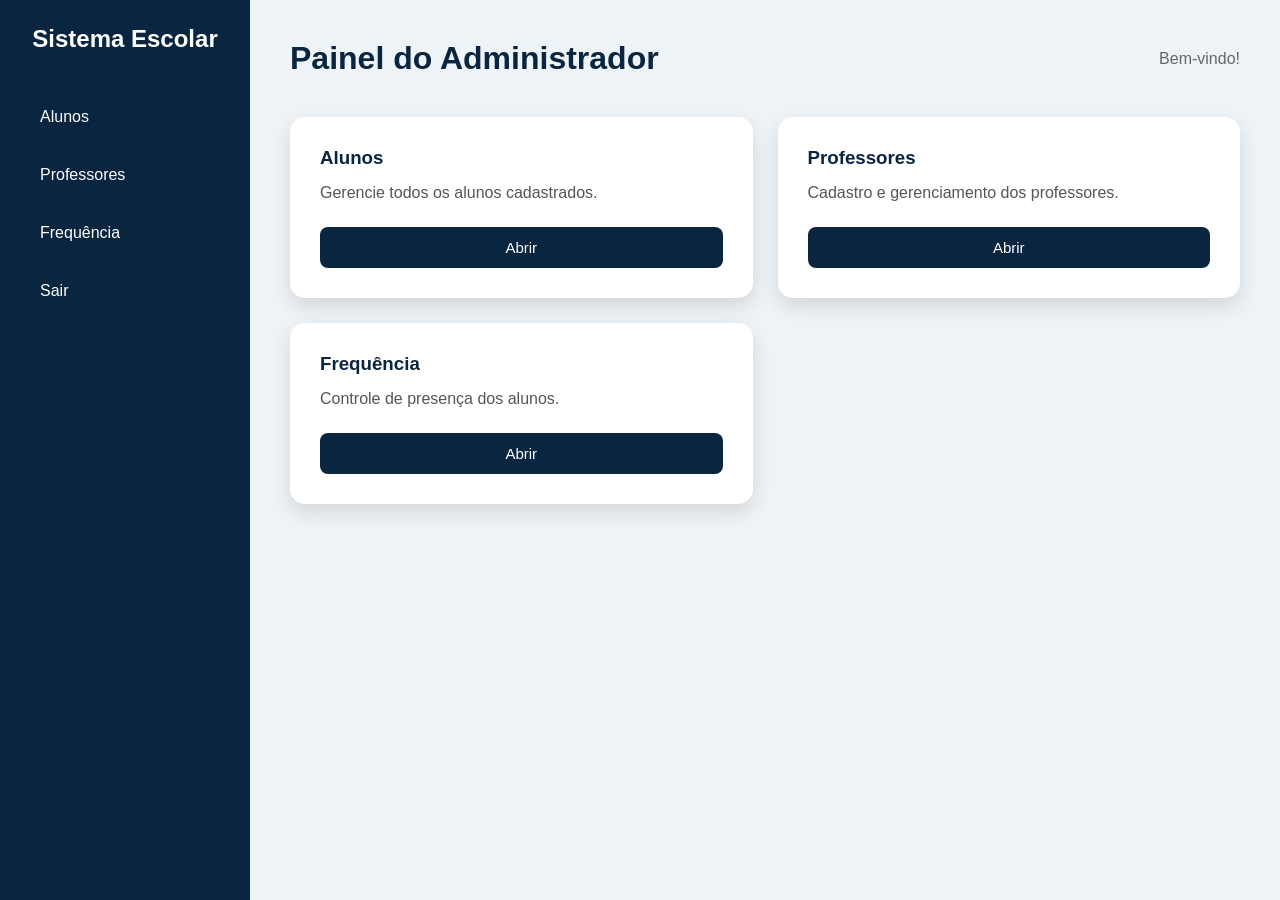
<file: pp2-main/pp2-main/admin.html>
<!doctype html>
<html lang="pt-BR">
  <head>
    <meta charset="UTF-8" />
    <meta name="viewport" content="width=device-width, initial-scale=1.0" />
    <title>Painel do Administrador</title>

    <link rel="stylesheet" href="admin.css" />
  </head>
  <body>
    <div class="sidebar">
      <h2>Sistema Escolar</h2>

      <nav aria-label="Navegação principal">
        <a href="cadastro-alunos.html">Alunos</a>

        <a href="cadastro-professores.html">Professores</a>

        <a href="frequencia.html">Frequência</a>

        <a href="index.html">Sair</a>
      </nav>
    </div>

    <div class="main">
      <header>
        <h1>Painel do Administrador</h1>

        <span>Bem-vindo!</span>
      </header>

      <div class="cards">
        <div class="card">
          <h3>Alunos</h3>

          <p>Gerencie todos os alunos cadastrados.</p>

          <a href="cadastro-alunos.html" class="card-btn">Abrir</a>
        </div>

        <div class="card">
          <h3>Professores</h3>

          <p>Cadastro e gerenciamento dos professores.</p>

          <a href="cadastro-professores.html" class="card-btn">Abrir</a>
        </div>

        <div class="card">
          <h3>Frequência</h3>

          <p>Controle de presença dos alunos.</p>

          <a href="frequencia.html" class="card-btn">Abrir</a>
        </div>
      </div>
    </div>
  </body>
</html>
</file>
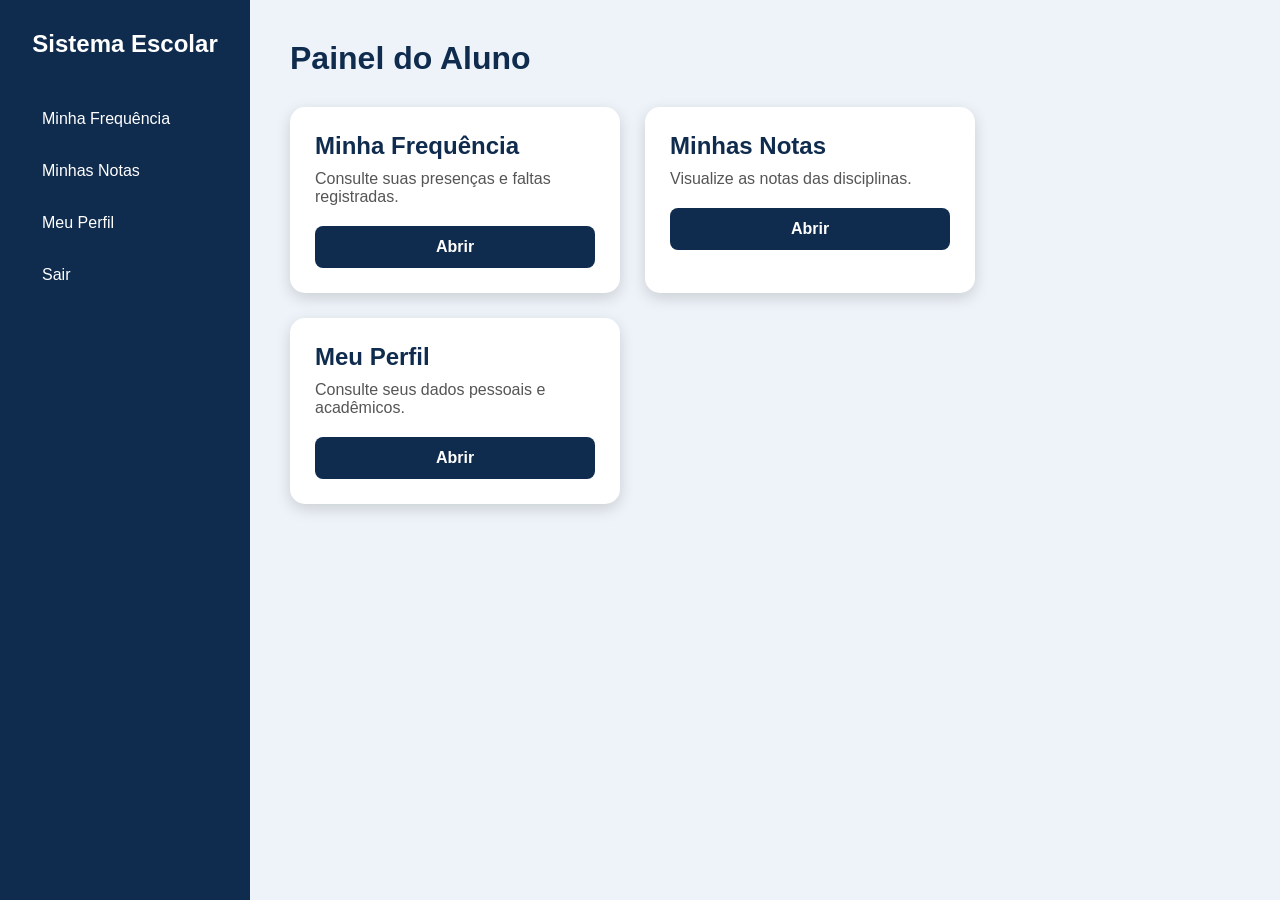
<file: pp2-main/pp2-main/aluno.html>
<!doctype html>
<html lang="pt-BR">
  <head>
    <meta charset="UTF-8" />
    <meta name="viewport" content="width=device-width, initial-scale=1.0" />
    <title>Painel do Aluno</title>

    <link rel="stylesheet" href="aluno.css" />
  </head>
  <body>
    <div class="sidebar">
      <h2>Sistema Escolar</h2>

      <nav aria-label="Navegação principal">
        <a href="minha-frequencia.html">Minha Frequência</a>

        <a href="minhas-notas.html">Minhas Notas</a>

        <a href="perfil.html">Meu Perfil</a>

        <a href="index.html">Sair</a>
      </nav>
    </div>

    <div class="conteudo">
      <h1>Painel do Aluno</h1>

      <div class="cards">
        <div class="card">
          <h2>Minha Frequência</h2>

          <p>Consulte suas presenças e faltas registradas.</p>

          <a href="minha-frequencia.html">Abrir</a>
        </div>

        <div class="card">
          <h2>Minhas Notas</h2>

          <p>Visualize as notas das disciplinas.</p>

          <a href="minhas-notas.html">Abrir</a>
        </div>

        <div class="card">
          <h2>Meu Perfil</h2>

          <p>Consulte seus dados pessoais e acadêmicos.</p>

          <a href="perfil.html">Abrir</a>
        </div>
      </div>
    </div>
  </body>
</html>
</file>
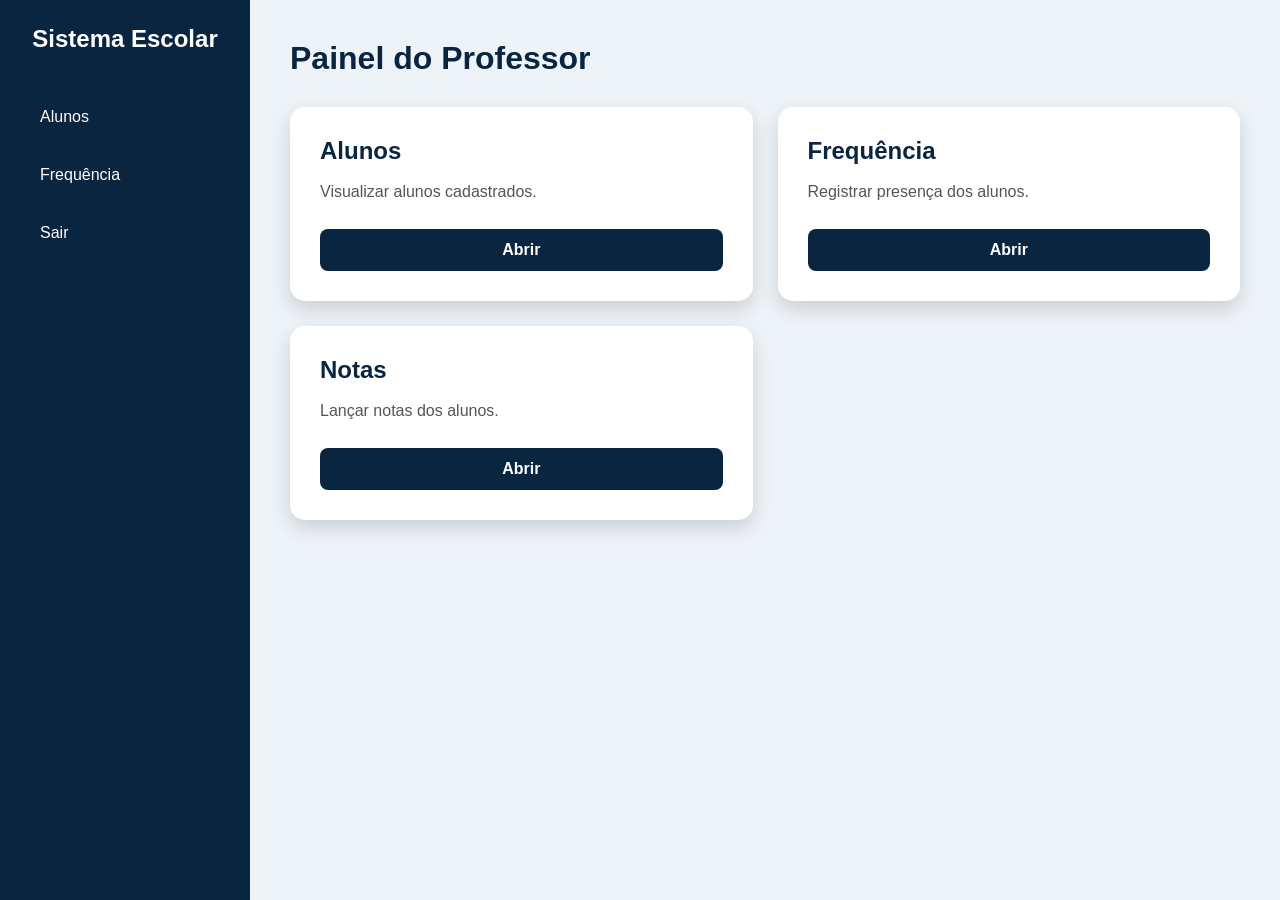
<file: pp2-main/pp2-main/professor.html>
<!doctype html>
<html lang="pt-BR">
  <head>
    <meta charset="UTF-8" />
    <meta name="viewport" content="width=device-width, initial-scale=1.0" />
    <title>Painel do Professor</title>

    <link rel="stylesheet" href="professor.css" />
  </head>

  <body>
    <div class="sidebar">
      <h2>Sistema Escolar</h2>

      <nav aria-label="Navegação principal">
        <a href="alunos.html">Alunos</a>

        <a href="frequencia.html">Frequência</a>

        <a href="index.html">Sair</a>
      </nav>
    </div>

    <div class="conteudo">
      <h1>Painel do Professor</h1>

      <div class="cards">
        <div class="card">
          <h2>Alunos</h2>

          <p>Visualizar alunos cadastrados.</p>

          <a href="alunos.html">Abrir</a>
        </div>

        <div class="card">
          <h2>Frequência</h2>

          <p>Registrar presença dos alunos.</p>

          <a href="frequencia.html">Abrir</a>
        </div>

        <div class="card">
          <h2>Notas</h2>

          <p>Lançar notas dos alunos.</p>

          <a href="notas.html" class="card-button"> Abrir </a>
        </div>
      </div>
    </div>
  </body>
</html>
</file>
<file: pp2-main/pp2-main/admin.css>
* {
  margin: 0;
  padding: 0;
  box-sizing: border-box;
  font-family: Arial, Helvetica, sans-serif;
}

body {
  display: flex;
  background: #eef3f8;
}

/* MENU */

.sidebar {
  width: 250px;
  height: 100vh;

  background: #0a2540;

  padding: 25px;

  position: fixed;
}

.sidebar h2 {
  color: white;

  text-align: center;

  margin-bottom: 40px;
}

.sidebar a {
  display: block;

  color: white;

  text-decoration: none;

  padding: 15px;

  margin-bottom: 10px;

  border-radius: 8px;

  transition: 0.3s;
}

.sidebar a:hover {
  background: #163b63;
}

.sidebar a:focus {
  outline: 2px solid white;
  outline-offset: 2px;
}

/* CONTEUDO */

.main {
  margin-left: 250px;

  width: calc(100% - 250px);

  padding: 40px;
}

header {
  display: flex;

  justify-content: space-between;

  align-items: center;

  margin-bottom: 40px;
}

header h1 {
  color: #0a2540;
}

header span {
  color: #666;
}

/* CARDS */

.cards {
  display: grid;

  grid-template-columns: repeat(2, 1fr);

  gap: 25px;
}

.card {
  background: white;

  border-radius: 15px;

  padding: 30px;

  box-shadow: 0 8px 20px rgba(0, 0, 0, 0.12);

  transition: 0.3s;
}

.card:hover {
  transform: translateY(-5px);
}

.card h3 {
  color: #0a2540;

  margin-bottom: 15px;
}

.card p {
  color: #555;

  margin-bottom: 25px;
}

.card a,
.card button {
  width: 100%;

  padding: 12px;

  border: none;

  border-radius: 8px;

  background: #0a2540;

  color: white;

  cursor: pointer;

  text-decoration: none;

  display: block;

  text-align: center;

  font-size: 15px;
}

.card a:hover,
.card button:hover {
  background: #163b63;
}

.card a:focus,
.card button:focus {
  outline: 2px solid #0a2540;
  outline-offset: 2px;
}
</file>
<file: pp2-main/pp2-main/aluno.css>
* {
  margin: 0;
  padding: 0;
  box-sizing: border-box;
  font-family: Arial, Helvetica, sans-serif;
}

body {
  display: flex;
  background: #eef3f9;
}

.sidebar {
  width: 250px;
  height: 100vh;
  background: #0f2b4d;
  color: white;
  position: fixed;
  left: 0;
  top: 0;
  padding: 30px;
}

.sidebar h2 {
  margin-bottom: 40px;
  text-align: center;
}

.sidebar a {
  display: block;
  color: white;
  text-decoration: none;
  padding: 12px;
  margin: 10px 0;
  border-radius: 8px;
  transition: 0.3s;
}

.sidebar a:hover {
  background: #1d4b7a;
}

.sidebar a:focus {
  outline: 2px solid white;
  outline-offset: 2px;
}

.conteudo {
  margin-left: 250px;
  padding: 40px;
  width: calc(100% - 250px);
}

.conteudo h1 {
  color: #0f2b4d;
  margin-bottom: 30px;
}

.cards {
  display: flex;
  gap: 25px;
  flex-wrap: wrap;
}

.card {
  background: white;
  width: 330px;
  padding: 25px;
  border-radius: 15px;
  box-shadow: 0 5px 15px rgba(0, 0, 0, 0.15);
}

.card h2 {
  color: #0f2b4d;
  margin-bottom: 10px;
}

.card p {
  color: #555;
  margin-bottom: 20px;
}

.card a {
  display: block;
  text-align: center;
  background: #0f2b4d;
  color: white;
  text-decoration: none;
  padding: 12px;
  border-radius: 8px;
  font-weight: bold;
  transition: 0.3s;
}

.card a:hover {
  background: #1d4b7a;
}

.card a:focus {
  outline: 2px solid #0f2b4d;
  outline-offset: 2px;
}
</file>
<file: pp2-main/pp2-main/professor.css>
* {
  margin: 0;
  padding: 0;
  box-sizing: border-box;
  font-family: Arial, Helvetica, sans-serif;
}

body {
  display: flex;
  background: #eef3f8;
}

.sidebar {
  width: 250px;
  height: 100vh;
  background: #0a2540;
  padding: 25px;
  position: fixed;
}

.sidebar h2 {
  color: white;
  text-align: center;
  margin-bottom: 40px;
}

.sidebar a {
  display: block;
  color: white;
  text-decoration: none;
  padding: 15px;
  margin-bottom: 10px;
  border-radius: 8px;
  transition: 0.3s;
}

.sidebar a:hover {
  background: #163b63;
}

.sidebar a:focus {
  outline: 2px solid white;
  outline-offset: 2px;
}

.conteudo {
  margin-left: 250px;
  width: calc(100% - 250px);
  padding: 40px;
}

.conteudo h1 {
  color: #0a2540;
  margin-bottom: 30px;
}

.cards {
  display: grid;
  grid-template-columns: repeat(2, 1fr);
  gap: 25px;
}

.card {
  background: white;
  border-radius: 15px;
  padding: 30px;
  box-shadow: 0 8px 20px rgba(0, 0, 0, 0.15);
  transition: 0.3s;
}

.card:hover {
  transform: translateY(-5px);
}

.card h2 {
  color: #0a2540;
  margin-bottom: 15px;
}

.card p {
  color: #555;
  margin-bottom: 25px;
  line-height: 1.5;
}

.card a {
  display: inline-block;
  width: 100%;
  text-align: center;
  background: #0a2540;
  color: white;
  text-decoration: none;
  padding: 12px;
  border-radius: 8px;
  transition: 0.3s;
  font-weight: bold;
}

.card a:hover {
  background: #163b63;
}

.card a:focus {
  outline: 2px solid #0a2540;
  outline-offset: 2px;
}
</file>
